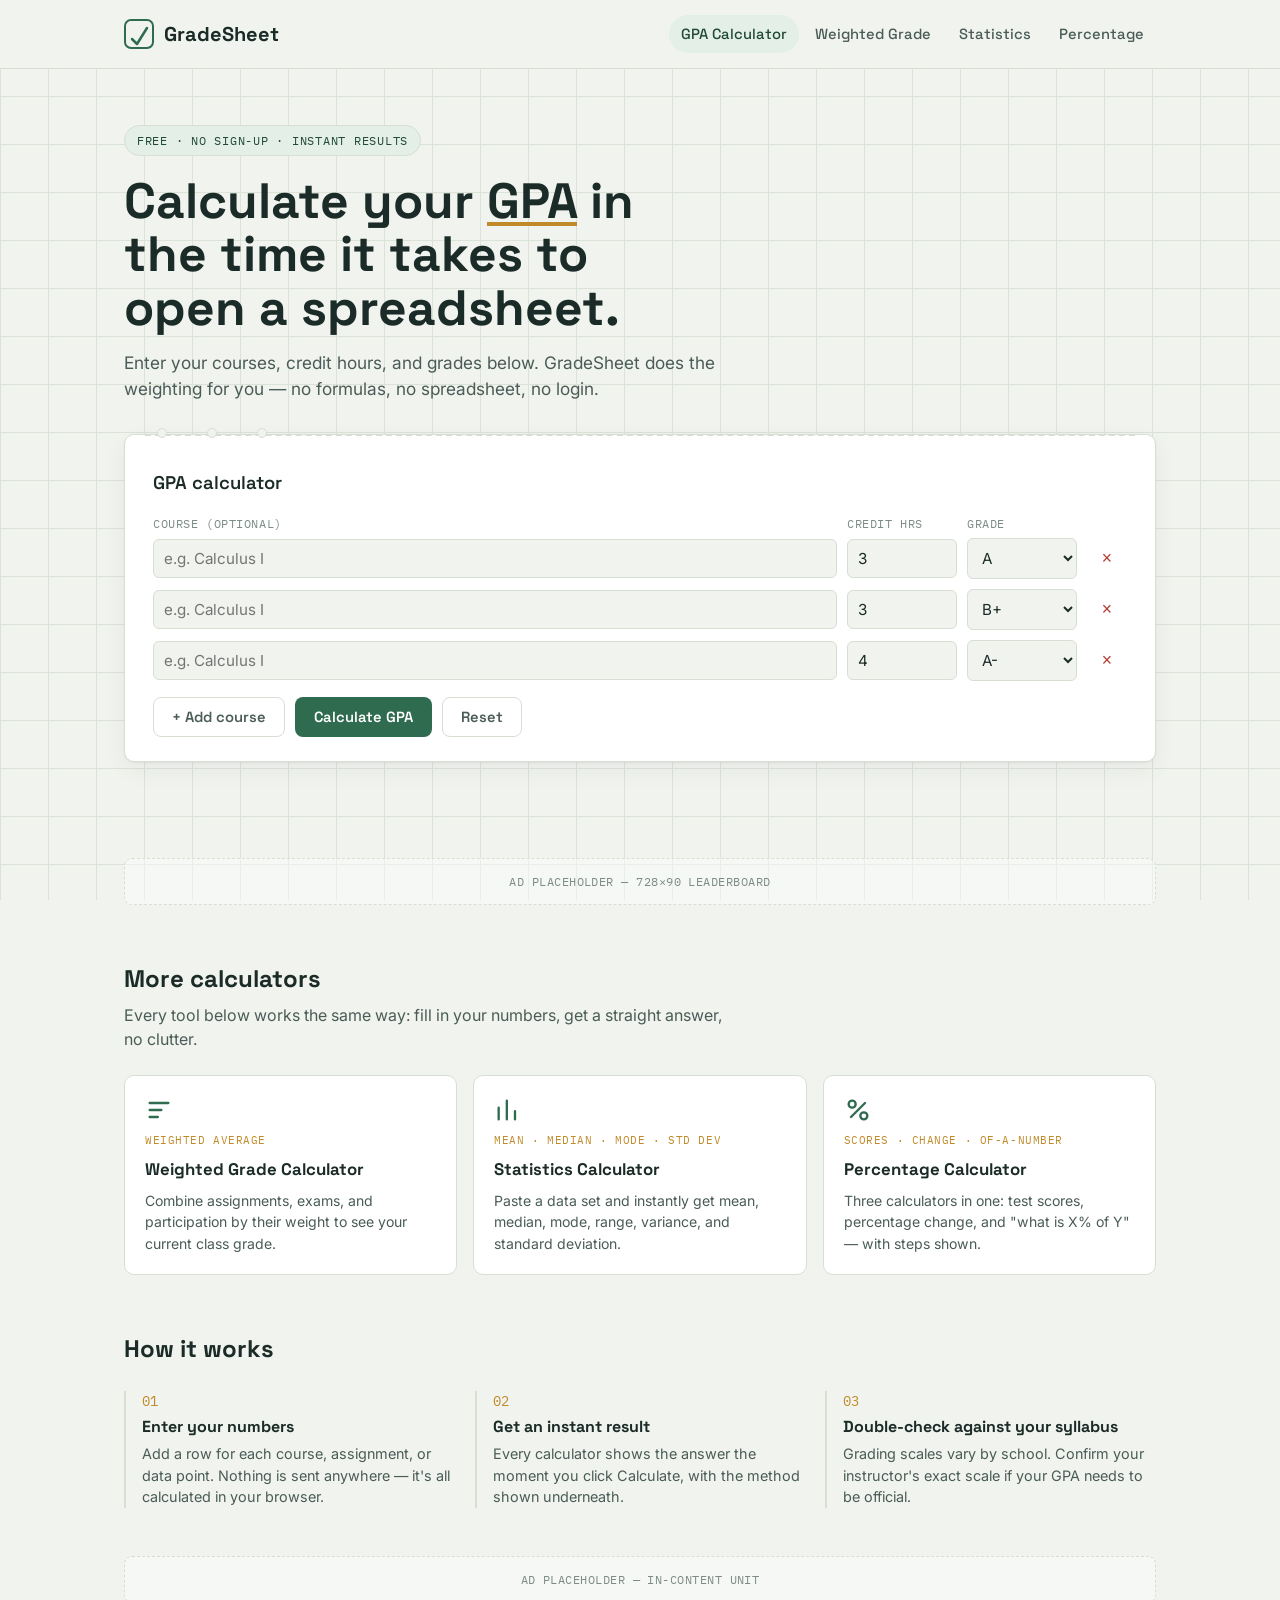
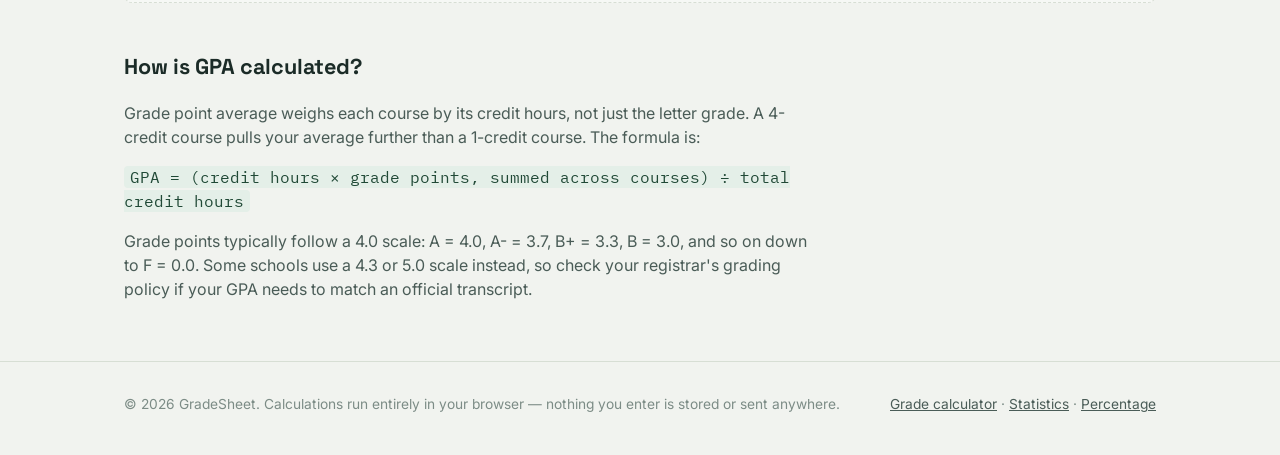
<file: index.html>
<!DOCTYPE html>
<html lang="en">
<head>
<meta charset="UTF-8">
  <meta name="google-site-verification" content="eAoTlFH49ykhkyTakU4fVlKXDdFTXU8wQ4RO7bDfg3w" />
<meta name="viewport" content="width=device-width, initial-scale=1.0">
<title>GradeSheet — Free GPA, Grade &amp; Statistics Calculators for Students</title>
<meta name="description" content="Free, instant calculators built for students: GPA calculator, weighted grade calculator, statistics calculator, and percentage calculator. No sign-up, no ads in the way.">
<link rel="canonical" href="https://example.com/">
<link rel="preconnect" href="https://fonts.googleapis.com">
<link href="https://fonts.googleapis.com/css2?family=Space+Grotesk:wght@500;600;700&family=Inter:wght@400;500;600&family=IBM+Plex+Mono:wght@400;500;600&display=swap" rel="stylesheet">
<link rel="stylesheet" href="css/style.css">
</head>
<body>

<header class="site-header">
  <div class="wrap">
    <a href="index.html" class="brand">
      <svg class="brand-mark" viewBox="0 0 30 30" fill="none" xmlns="http://www.w3.org/2000/svg">
        <rect x="1" y="1" width="28" height="28" rx="6" stroke="#2f6b4f" stroke-width="2"/>
        <path d="M8 20L13 25L23 9" stroke="#2f6b4f" stroke-width="2.5" stroke-linecap="round" stroke-linejoin="round"/>
      </svg>
      GradeSheet
    </a>
    <nav class="primary-nav">
      <a href="index.html" aria-current="page">GPA Calculator</a>
      <a href="grade-calculator.html">Weighted Grade</a>
      <a href="statistics-calculator.html">Statistics</a>
      <a href="percentage-calculator.html">Percentage</a>
    </nav>
  </div>
</header>

<main>
  <div class="wrap">
    <section class="hero">
      <span class="eyebrow">Free · No sign-up · Instant results</span>
      <h1 class="hero-title">Calculate your <span class="underline">GPA</span> in the time it takes to open a spreadsheet.</h1>
      <p class="hero-sub">Enter your courses, credit hours, and grades below. GradeSheet does the weighting for you — no formulas, no spreadsheet, no login.</p>

      <div class="worksheet">
        <div class="punch-row"><span></span><span></span><span></span></div>
        <h2 class="worksheet-title">GPA calculator</h2>

        <div class="row-grid head">
          <span>Course (optional)</span>
          <span>Credit hrs</span>
          <span>Grade</span>
          <span></span>
        </div>

        <div id="gpa-rows"></div>

        <div class="actions">
          <button type="button" class="btn btn-add" id="gpa-add-row">+ Add course</button>
          <button type="button" class="btn btn-primary" id="gpa-calculate">Calculate GPA</button>
          <button type="button" class="btn btn-ghost" id="gpa-reset">Reset</button>
        </div>

        <div class="result-panel" id="gpa-result">
          <div class="check-stamp-slot"></div>
          <div class="result-text">
            <span class="result-value">—</span>
            <span class="result-label">—</span>
          </div>
        </div>
      </div>
    </section>

    <div class="ad-slot">Ad placeholder — 728×90 leaderboard</div>

    <section>
      <h2 class="section-title">More calculators</h2>
      <p class="section-sub">Every tool below works the same way: fill in your numbers, get a straight answer, no clutter.</p>

      <div class="tool-grid">
        <a class="tool-card" href="grade-calculator.html">
          <svg class="tool-icon" viewBox="0 0 24 24" fill="none"><path d="M4 6h16M4 12h10M4 18h7" stroke="currentColor" stroke-width="2" stroke-linecap="round"/></svg>
          <span class="card-tag">Weighted average</span>
          <h3>Weighted Grade Calculator</h3>
          <p>Combine assignments, exams, and participation by their weight to see your current class grade.</p>
        </a>
        <a class="tool-card" href="statistics-calculator.html">
          <svg class="tool-icon" viewBox="0 0 24 24" fill="none"><path d="M4 20V10M11 20V4M18 20v-7" stroke="currentColor" stroke-width="2" stroke-linecap="round"/></svg>
          <span class="card-tag">Mean · median · mode · std dev</span>
          <h3>Statistics Calculator</h3>
          <p>Paste a data set and instantly get mean, median, mode, range, variance, and standard deviation.</p>
        </a>
        <a class="tool-card" href="percentage-calculator.html">
          <svg class="tool-icon" viewBox="0 0 24 24" fill="none"><circle cx="7" cy="7" r="3" stroke="currentColor" stroke-width="2"/><circle cx="17" cy="17" r="3" stroke="currentColor" stroke-width="2"/><path d="M6 18L18 6" stroke="currentColor" stroke-width="2" stroke-linecap="round"/></svg>
          <span class="card-tag">Scores · change · of-a-number</span>
          <h3>Percentage Calculator</h3>
          <p>Three calculators in one: test scores, percentage change, and "what is X% of Y" — with steps shown.</p>
        </a>
      </div>
    </section>

    <section>
      <h2 class="section-title">How it works</h2>
      <div class="steps">
        <div class="step">
          <span class="step-num">01</span>
          <h4>Enter your numbers</h4>
          <p>Add a row for each course, assignment, or data point. Nothing is sent anywhere — it's all calculated in your browser.</p>
        </div>
        <div class="step">
          <span class="step-num">02</span>
          <h4>Get an instant result</h4>
          <p>Every calculator shows the answer the moment you click Calculate, with the method shown underneath.</p>
        </div>
        <div class="step">
          <span class="step-num">03</span>
          <h4>Double-check against your syllabus</h4>
          <p>Grading scales vary by school. Confirm your instructor's exact scale if your GPA needs to be official.</p>
        </div>
      </div>
    </section>

    <div class="ad-slot">Ad placeholder — in-content unit</div>

    <section class="explainer">
      <h2>How is GPA calculated?</h2>
      <p>Grade point average weighs each course by its credit hours, not just the letter grade. A 4-credit course pulls your average further than a 1-credit course. The formula is:</p>
      <p><code>GPA = (credit hours × grade points, summed across courses) ÷ total credit hours</code></p>
      <p>Grade points typically follow a 4.0 scale: A = 4.0, A- = 3.7, B+ = 3.3, B = 3.0, and so on down to F = 0.0. Some schools use a 4.3 or 5.0 scale instead, so check your registrar's grading policy if your GPA needs to match an official transcript.</p>
    </section>
  </div>
</main>

<footer class="site-footer">
  <div class="wrap">
    <span>© <span id="year"></span> GradeSheet. Calculations run entirely in your browser — nothing you enter is stored or sent anywhere.</span>
    <span><a href="grade-calculator.html">Grade calculator</a> · <a href="statistics-calculator.html">Statistics</a> · <a href="percentage-calculator.html">Percentage</a></span>
  </div>
</footer>

<script src="js/main.js"></script>
<script>
  const GRADE_POINTS = {
    "A": 4.0, "A-": 3.7, "B+": 3.3, "B": 3.0, "B-": 2.7,
    "C+": 2.3, "C": 2.0, "C-": 1.7, "D+": 1.3, "D": 1.0, "F": 0.0
  };

  function gradeOptions(selected) {
    return Object.keys(GRADE_POINTS).map(g =>
      `<option value="${g}" ${g === selected ? "selected" : ""}>${g}</option>`
    ).join("");
  }

  function makeGpaRow(courseVal = "", creditVal = 3, gradeVal = "A") {
    const row = document.createElement("div");
    row.className = "row-grid";
    row.innerHTML = `
      <input type="text" placeholder="e.g. Calculus I" value="${courseVal}" aria-label="Course name">
      <input type="number" min="0" step="0.5" value="${creditVal}" aria-label="Credit hours">
      <select aria-label="Grade">${gradeOptions(gradeVal)}</select>
      <button type="button" class="remove-row" aria-label="Remove course" title="Remove">×</button>
    `;
    return row;
  }

  const gpaRowsEl = document.getElementById("gpa-rows");
  const gpaManager = createRowManager(gpaRowsEl, () => makeGpaRow(), 1);

  // seed with three starter rows
  gpaRowsEl.appendChild(makeGpaRow("", 3, "A"));
  gpaRowsEl.appendChild(makeGpaRow("", 3, "B+"));
  gpaRowsEl.appendChild(makeGpaRow("", 4, "A-"));

  document.getElementById("gpa-add-row").addEventListener("click", () => gpaManager.addRow());

  document.getElementById("gpa-reset").addEventListener("click", () => {
    gpaRowsEl.innerHTML = "";
    gpaRowsEl.appendChild(makeGpaRow());
    document.getElementById("gpa-result").classList.remove("is-visible");
  });

  document.getElementById("gpa-calculate").addEventListener("click", () => {
    const rows = gpaRowsEl.querySelectorAll(".row-grid");
    let totalCredits = 0;
    let totalPoints = 0;
    const panel = document.getElementById("gpa-result");

    rows.forEach(row => {
      const credit = parseFloat(row.querySelector('input[type="number"]').value) || 0;
      const grade = row.querySelector("select").value;
      totalCredits += credit;
      totalPoints += credit * GRADE_POINTS[grade];
    });

    if (totalCredits <= 0) {
      renderResult(panel, "—", "Add at least one course with credit hours greater than 0.", true);
      return;
    }

    const gpa = totalPoints / totalCredits;
    renderResult(panel, gpa.toFixed(2), `Across ${totalCredits} credit hour${totalCredits === 1 ? "" : "s"}.`, false);
  });
</script>
</body>
</html>
</file>
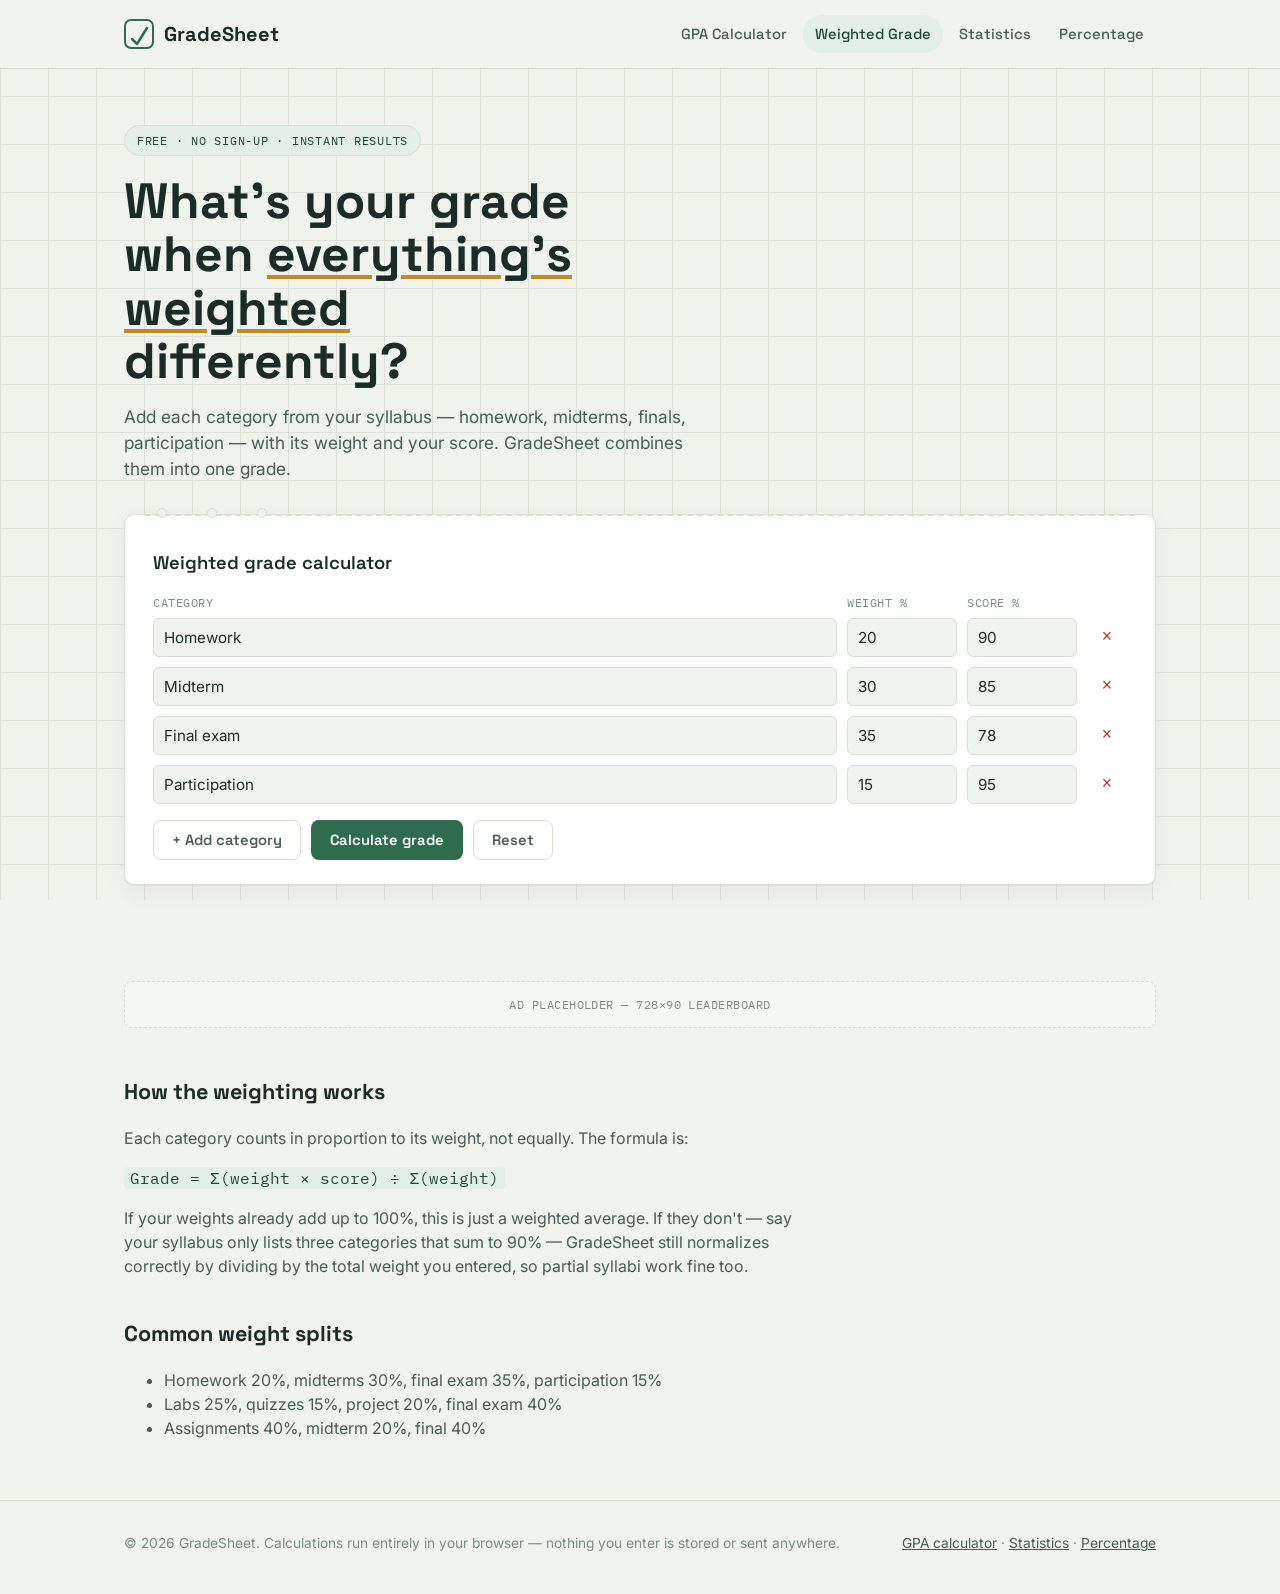
<file: grade-calculator.html>
<!DOCTYPE html>
<html lang="en">
<head>
<meta charset="UTF-8">
<meta name="viewport" content="width=device-width, initial-scale=1.0">
<title>Weighted Grade Calculator — Find Your Current Class Grade | GradeSheet</title>
<meta name="description" content="Calculate your current weighted class grade from assignment, exam, and participation categories. Free, instant, no sign-up.">
<link rel="canonical" href="https://example.com/grade-calculator.html">
<link rel="preconnect" href="https://fonts.googleapis.com">
<link href="https://fonts.googleapis.com/css2?family=Space+Grotesk:wght@500;600;700&family=Inter:wght@400;500;600&family=IBM+Plex+Mono:wght@400;500;600&display=swap" rel="stylesheet">
<link rel="stylesheet" href="css/style.css">
</head>
<body>

<header class="site-header">
  <div class="wrap">
    <a href="index.html" class="brand">
      <svg class="brand-mark" viewBox="0 0 30 30" fill="none" xmlns="http://www.w3.org/2000/svg">
        <rect x="1" y="1" width="28" height="28" rx="6" stroke="#2f6b4f" stroke-width="2"/>
        <path d="M8 20L13 25L23 9" stroke="#2f6b4f" stroke-width="2.5" stroke-linecap="round" stroke-linejoin="round"/>
      </svg>
      GradeSheet
    </a>
    <nav class="primary-nav">
      <a href="index.html">GPA Calculator</a>
      <a href="grade-calculator.html" aria-current="page">Weighted Grade</a>
      <a href="statistics-calculator.html">Statistics</a>
      <a href="percentage-calculator.html">Percentage</a>
    </nav>
  </div>
</header>

<main>
  <div class="wrap">
    <section class="hero">
      <span class="eyebrow">Free · No sign-up · Instant results</span>
      <h1 class="hero-title">What's your grade when <span class="underline">everything's weighted</span> differently?</h1>
      <p class="hero-sub">Add each category from your syllabus — homework, midterms, finals, participation — with its weight and your score. GradeSheet combines them into one grade.</p>

      <div class="worksheet">
        <div class="punch-row"><span></span><span></span><span></span></div>
        <h2 class="worksheet-title">Weighted grade calculator</h2>

        <div class="row-grid head">
          <span>Category</span>
          <span>Weight %</span>
          <span>Score %</span>
          <span></span>
        </div>

        <div id="wg-rows"></div>

        <div class="actions">
          <button type="button" class="btn btn-add" id="wg-add-row">+ Add category</button>
          <button type="button" class="btn btn-primary" id="wg-calculate">Calculate grade</button>
          <button type="button" class="btn btn-ghost" id="wg-reset">Reset</button>
        </div>

        <div class="result-panel" id="wg-result">
          <div class="check-stamp-slot"></div>
          <div class="result-text">
            <span class="result-value">—</span>
            <span class="result-label">—</span>
          </div>
        </div>
      </div>
    </section>

    <div class="ad-slot">Ad placeholder — 728×90 leaderboard</div>

    <section class="explainer">
      <h2>How the weighting works</h2>
      <p>Each category counts in proportion to its weight, not equally. The formula is:</p>
      <p><code>Grade = Σ(weight × score) ÷ Σ(weight)</code></p>
      <p>If your weights already add up to 100%, this is just a weighted average. If they don't — say your syllabus only lists three categories that sum to 90% — GradeSheet still normalizes correctly by dividing by the total weight you entered, so partial syllabi work fine too.</p>
      <h2>Common weight splits</h2>
      <ul>
        <li>Homework 20%, midterms 30%, final exam 35%, participation 15%</li>
        <li>Labs 25%, quizzes 15%, project 20%, final exam 40%</li>
        <li>Assignments 40%, midterm 20%, final 40%</li>
      </ul>
    </section>
  </div>
</main>

<footer class="site-footer">
  <div class="wrap">
    <span>© <span id="year"></span> GradeSheet. Calculations run entirely in your browser — nothing you enter is stored or sent anywhere.</span>
    <span><a href="index.html">GPA calculator</a> · <a href="statistics-calculator.html">Statistics</a> · <a href="percentage-calculator.html">Percentage</a></span>
  </div>
</footer>

<script src="js/main.js"></script>
<script>
  function makeWgRow(nameVal = "", weightVal = "", scoreVal = "") {
    const row = document.createElement("div");
    row.className = "row-grid";
    row.innerHTML = `
      <input type="text" placeholder="e.g. Midterm exam" value="${nameVal}" aria-label="Category name">
      <input type="number" min="0" step="1" value="${weightVal}" aria-label="Weight percent">
      <input type="number" min="0" max="100" step="1" value="${scoreVal}" aria-label="Score percent">
      <button type="button" class="remove-row" aria-label="Remove category" title="Remove">×</button>
    `;
    return row;
  }

  const wgRowsEl = document.getElementById("wg-rows");
  const wgManager = createRowManager(wgRowsEl, () => makeWgRow(), 1);

  wgRowsEl.appendChild(makeWgRow("Homework", 20, 90));
  wgRowsEl.appendChild(makeWgRow("Midterm", 30, 85));
  wgRowsEl.appendChild(makeWgRow("Final exam", 35, 78));
  wgRowsEl.appendChild(makeWgRow("Participation", 15, 95));

  document.getElementById("wg-add-row").addEventListener("click", () => wgManager.addRow());

  document.getElementById("wg-reset").addEventListener("click", () => {
    wgRowsEl.innerHTML = "";
    wgRowsEl.appendChild(makeWgRow());
    document.getElementById("wg-result").classList.remove("is-visible");
  });

  function letterFor(pct) {
    if (pct >= 93) return "A";
    if (pct >= 90) return "A-";
    if (pct >= 87) return "B+";
    if (pct >= 83) return "B";
    if (pct >= 80) return "B-";
    if (pct >= 77) return "C+";
    if (pct >= 73) return "C";
    if (pct >= 70) return "C-";
    if (pct >= 67) return "D+";
    if (pct >= 60) return "D";
    return "F";
  }

  document.getElementById("wg-calculate").addEventListener("click", () => {
    const rows = wgRowsEl.querySelectorAll(".row-grid");
    let totalWeight = 0;
    let weightedSum = 0;
    const panel = document.getElementById("wg-result");

    rows.forEach(row => {
      const inputs = row.querySelectorAll('input[type="number"]');
      const weight = parseFloat(inputs[0].value) || 0;
      const score = parseFloat(inputs[1].value) || 0;
      totalWeight += weight;
      weightedSum += weight * score;
    });

    if (totalWeight <= 0) {
      renderResult(panel, "—", "Add at least one category with a weight greater than 0.", true);
      return;
    }

    const grade = weightedSum / totalWeight;
    renderResult(panel, grade.toFixed(1) + "%", `Approximately a ${letterFor(grade)}, based on ${totalWeight}% of weight entered.`, false);
  });
</script>
</body>
</html>
</file>
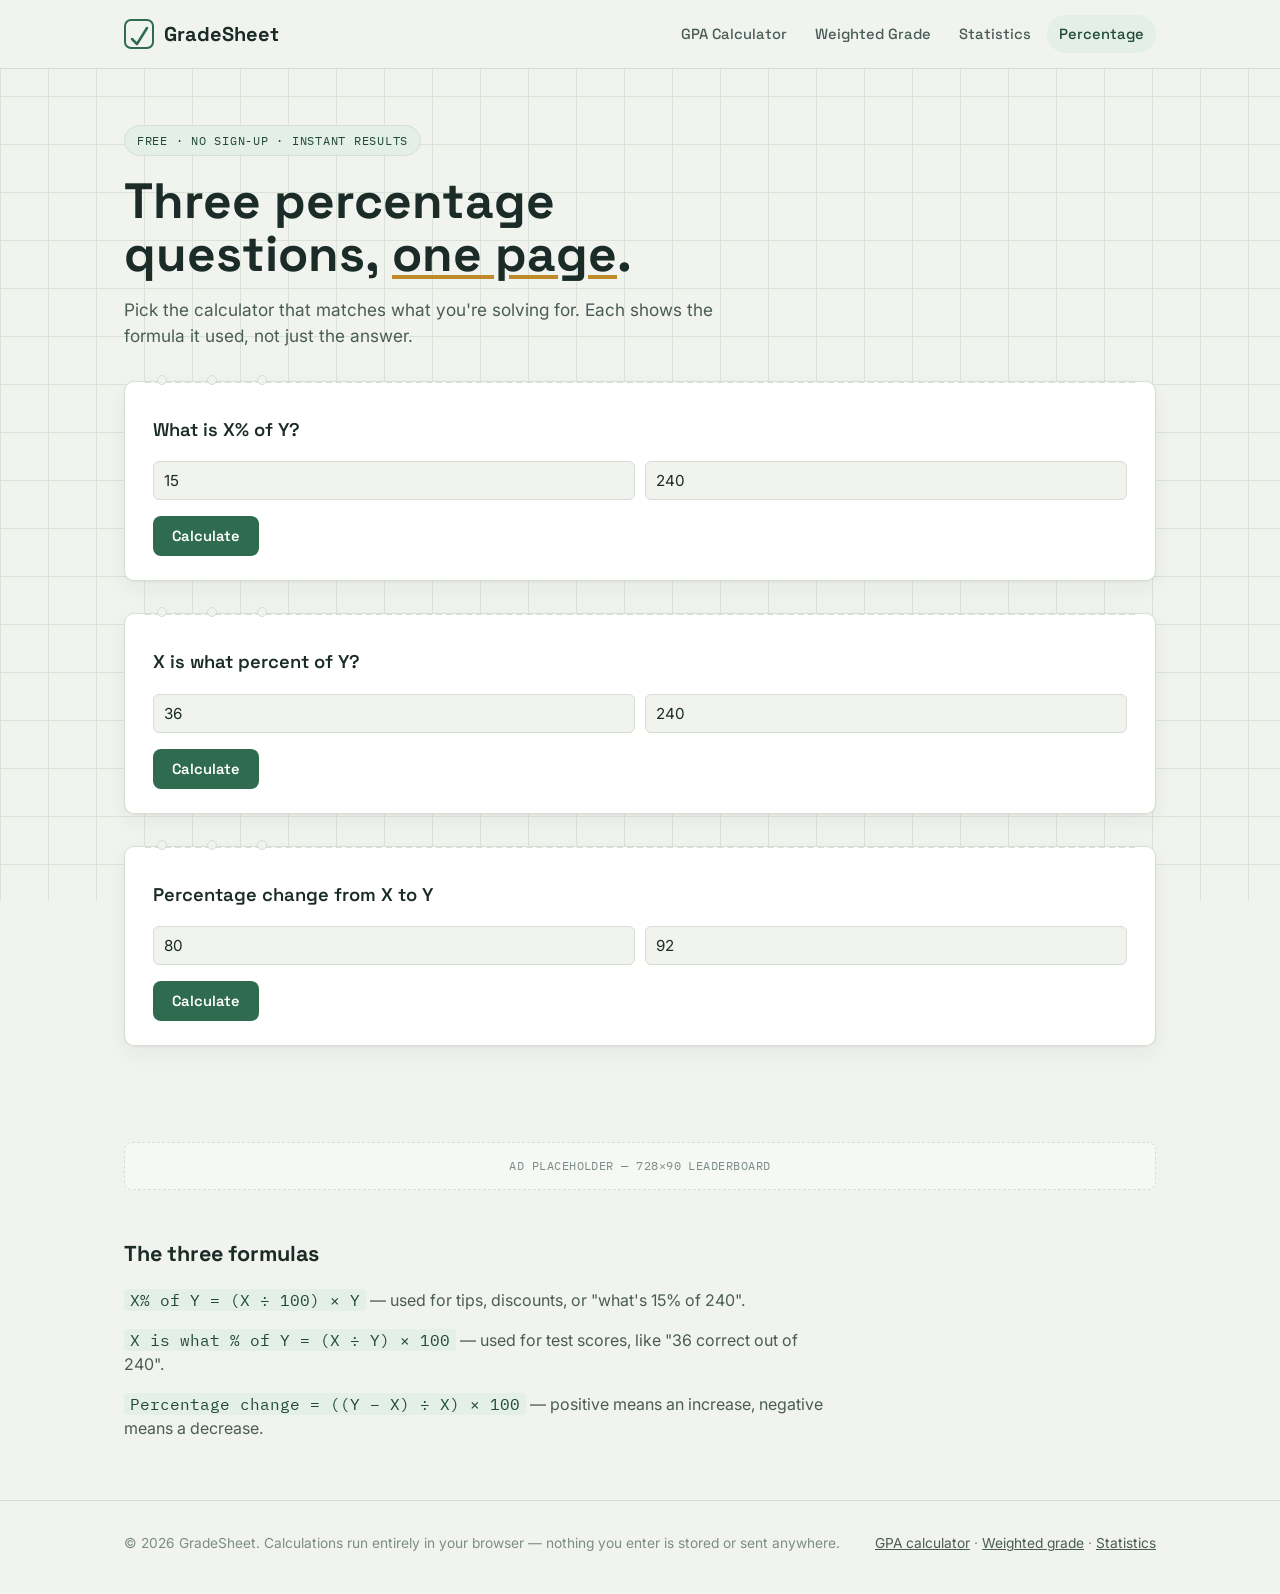
<file: percentage-calculator.html>
<!DOCTYPE html>
<html lang="en">
<head>
<meta charset="UTF-8">
<meta name="viewport" content="width=device-width, initial-scale=1.0">
<title>Percentage Calculator — Percent Change, Percent Of, Test Score | GradeSheet</title>
<meta name="description" content="Three percentage calculators in one: what is X% of Y, X is what percent of Y, and percentage change. Free, instant, with steps shown.">
<link rel="canonical" href="https://example.com/percentage-calculator.html">
<link rel="preconnect" href="https://fonts.googleapis.com">
<link href="https://fonts.googleapis.com/css2?family=Space+Grotesk:wght@500;600;700&family=Inter:wght@400;500;600&family=IBM+Plex+Mono:wght@400;500;600&display=swap" rel="stylesheet">
<link rel="stylesheet" href="css/style.css">
</head>
<body>

<header class="site-header">
  <div class="wrap">
    <a href="index.html" class="brand">
      <svg class="brand-mark" viewBox="0 0 30 30" fill="none" xmlns="http://www.w3.org/2000/svg">
        <rect x="1" y="1" width="28" height="28" rx="6" stroke="#2f6b4f" stroke-width="2"/>
        <path d="M8 20L13 25L23 9" stroke="#2f6b4f" stroke-width="2.5" stroke-linecap="round" stroke-linejoin="round"/>
      </svg>
      GradeSheet
    </a>
    <nav class="primary-nav">
      <a href="index.html">GPA Calculator</a>
      <a href="grade-calculator.html">Weighted Grade</a>
      <a href="statistics-calculator.html">Statistics</a>
      <a href="percentage-calculator.html" aria-current="page">Percentage</a>
    </nav>
  </div>
</header>

<main>
  <div class="wrap">
    <section class="hero">
      <span class="eyebrow">Free · No sign-up · Instant results</span>
      <h1 class="hero-title">Three percentage questions, <span class="underline">one page</span>.</h1>
      <p class="hero-sub">Pick the calculator that matches what you're solving for. Each shows the formula it used, not just the answer.</p>

      <div class="worksheet">
        <div class="punch-row"><span></span><span></span><span></span></div>
        <h2 class="worksheet-title">What is X% of Y?</h2>
        <div class="row-grid" style="grid-template-columns: 1fr 1fr;">
          <input type="number" id="of-x" placeholder="Percent, e.g. 15" value="15">
          <input type="number" id="of-y" placeholder="Of this number, e.g. 240" value="240">
        </div>
        <div class="actions">
          <button type="button" class="btn btn-primary" id="of-calc">Calculate</button>
        </div>
        <div class="result-panel" id="of-result">
          <div class="check-stamp-slot"></div>
          <div class="result-text"><span class="result-value">—</span><span class="result-label">—</span></div>
        </div>
      </div>

      <div class="worksheet">
        <div class="punch-row"><span></span><span></span><span></span></div>
        <h2 class="worksheet-title">X is what percent of Y?</h2>
        <div class="row-grid" style="grid-template-columns: 1fr 1fr;">
          <input type="number" id="isof-x" placeholder="This number, e.g. 36" value="36">
          <input type="number" id="isof-y" placeholder="Of this number, e.g. 240" value="240">
        </div>
        <div class="actions">
          <button type="button" class="btn btn-primary" id="isof-calc">Calculate</button>
        </div>
        <div class="result-panel" id="isof-result">
          <div class="check-stamp-slot"></div>
          <div class="result-text"><span class="result-value">—</span><span class="result-label">—</span></div>
        </div>
      </div>

      <div class="worksheet">
        <div class="punch-row"><span></span><span></span><span></span></div>
        <h2 class="worksheet-title">Percentage change from X to Y</h2>
        <div class="row-grid" style="grid-template-columns: 1fr 1fr;">
          <input type="number" id="chg-x" placeholder="From, e.g. 80" value="80">
          <input type="number" id="chg-y" placeholder="To, e.g. 92" value="92">
        </div>
        <div class="actions">
          <button type="button" class="btn btn-primary" id="chg-calc">Calculate</button>
        </div>
        <div class="result-panel" id="chg-result">
          <div class="check-stamp-slot"></div>
          <div class="result-text"><span class="result-value">—</span><span class="result-label">—</span></div>
        </div>
      </div>
    </section>

    <div class="ad-slot">Ad placeholder — 728×90 leaderboard</div>

    <section class="explainer">
      <h2>The three formulas</h2>
      <p><code>X% of Y = (X ÷ 100) × Y</code> — used for tips, discounts, or "what's 15% of 240".</p>
      <p><code>X is what % of Y = (X ÷ Y) × 100</code> — used for test scores, like "36 correct out of 240".</p>
      <p><code>Percentage change = ((Y − X) ÷ X) × 100</code> — positive means an increase, negative means a decrease.</p>
    </section>
  </div>
</main>

<footer class="site-footer">
  <div class="wrap">
    <span>© <span id="year"></span> GradeSheet. Calculations run entirely in your browser — nothing you enter is stored or sent anywhere.</span>
    <span><a href="index.html">GPA calculator</a> · <a href="grade-calculator.html">Weighted grade</a> · <a href="statistics-calculator.html">Statistics</a></span>
  </div>
</footer>

<script src="js/main.js"></script>
<script>
  document.getElementById("of-calc").addEventListener("click", () => {
    const x = parseFloat(document.getElementById("of-x").value);
    const y = parseFloat(document.getElementById("of-y").value);
    const panel = document.getElementById("of-result");
    if (isNaN(x) || isNaN(y)) { renderResult(panel, "—", "Enter both numbers.", true); return; }
    const result = (x / 100) * y;
    renderResult(panel, result.toLocaleString(undefined, {maximumFractionDigits: 3}), `${x}% of ${y}`, false);
  });

  document.getElementById("isof-calc").addEventListener("click", () => {
    const x = parseFloat(document.getElementById("isof-x").value);
    const y = parseFloat(document.getElementById("isof-y").value);
    const panel = document.getElementById("isof-result");
    if (isNaN(x) || isNaN(y) || y === 0) { renderResult(panel, "—", "Enter both numbers (second can't be 0).", true); return; }
    const result = (x / y) * 100;
    renderResult(panel, result.toFixed(2) + "%", `${x} out of ${y}`, false);
  });

  document.getElementById("chg-calc").addEventListener("click", () => {
    const x = parseFloat(document.getElementById("chg-x").value);
    const y = parseFloat(document.getElementById("chg-y").value);
    const panel = document.getElementById("chg-result");
    if (isNaN(x) || isNaN(y) || x === 0) { renderResult(panel, "—", "Enter both numbers (first can't be 0).", true); return; }
    const result = ((y - x) / x) * 100;
    const direction = result >= 0 ? "increase" : "decrease";
    renderResult(panel, (result >= 0 ? "+" : "") + result.toFixed(2) + "%", `${Math.abs(result).toFixed(2)}% ${direction}, from ${x} to ${y}`, false);
  });
</script>
</body>
</html>
</file>
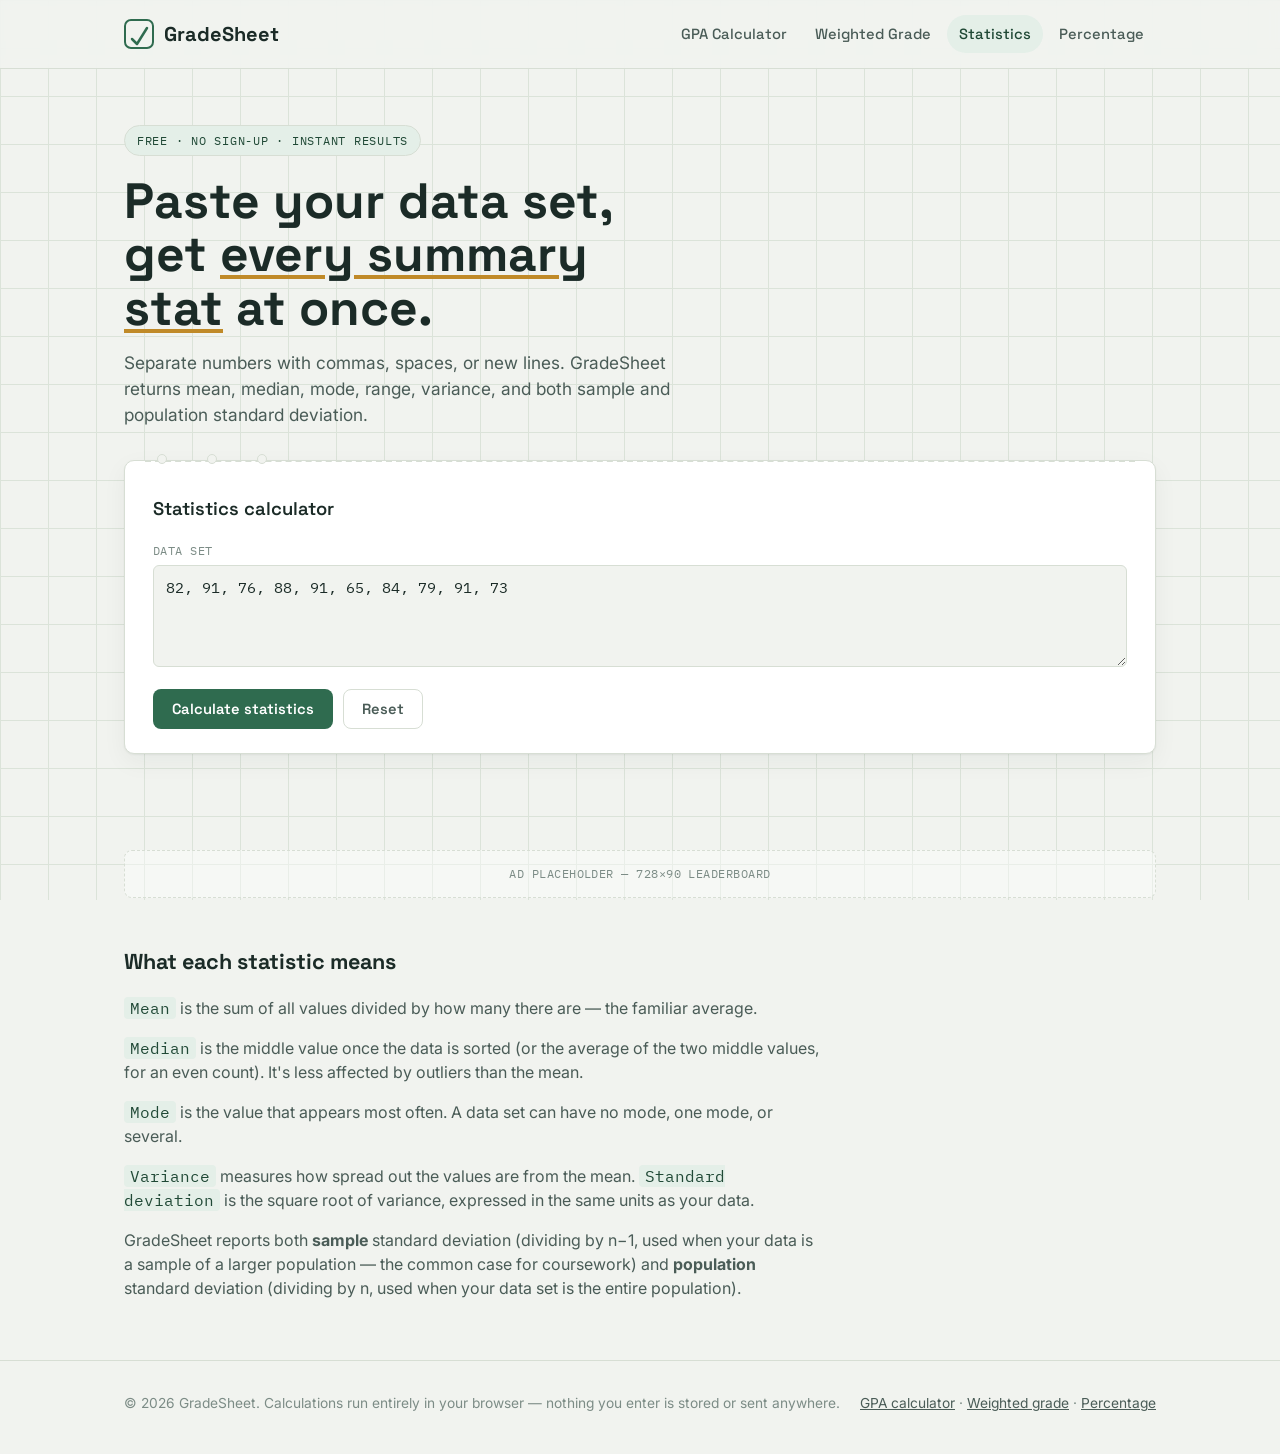
<file: statistics-calculator.html>
<!DOCTYPE html>
<html lang="en">
<head>
<meta charset="UTF-8">
<meta name="viewport" content="width=device-width, initial-scale=1.0">
<title>Statistics Calculator — Mean, Median, Mode, Standard Deviation | GradeSheet</title>
<meta name="description" content="Paste a data set and instantly get mean, median, mode, range, variance, and standard deviation (sample and population). Free, no sign-up.">
<link rel="canonical" href="https://example.com/statistics-calculator.html">
<link rel="preconnect" href="https://fonts.googleapis.com">
<link href="https://fonts.googleapis.com/css2?family=Space+Grotesk:wght@500;600;700&family=Inter:wght@400;500;600&family=IBM+Plex+Mono:wght@400;500;600&display=swap" rel="stylesheet">
<link rel="stylesheet" href="css/style.css">
</head>
<body>

<header class="site-header">
  <div class="wrap">
    <a href="index.html" class="brand">
      <svg class="brand-mark" viewBox="0 0 30 30" fill="none" xmlns="http://www.w3.org/2000/svg">
        <rect x="1" y="1" width="28" height="28" rx="6" stroke="#2f6b4f" stroke-width="2"/>
        <path d="M8 20L13 25L23 9" stroke="#2f6b4f" stroke-width="2.5" stroke-linecap="round" stroke-linejoin="round"/>
      </svg>
      GradeSheet
    </a>
    <nav class="primary-nav">
      <a href="index.html">GPA Calculator</a>
      <a href="grade-calculator.html">Weighted Grade</a>
      <a href="statistics-calculator.html" aria-current="page">Statistics</a>
      <a href="percentage-calculator.html">Percentage</a>
    </nav>
  </div>
</header>

<main>
  <div class="wrap">
    <section class="hero">
      <span class="eyebrow">Free · No sign-up · Instant results</span>
      <h1 class="hero-title">Paste your data set, get <span class="underline">every summary stat</span> at once.</h1>
      <p class="hero-sub">Separate numbers with commas, spaces, or new lines. GradeSheet returns mean, median, mode, range, variance, and both sample and population standard deviation.</p>

      <div class="worksheet">
        <div class="punch-row"><span></span><span></span><span></span></div>
        <h2 class="worksheet-title">Statistics calculator</h2>

        <label for="stats-input" style="font-family: var(--font-mono); font-size: 0.78rem; text-transform: uppercase; letter-spacing: 0.04em; color: var(--ink-faint); display:block; margin-bottom:6px;">Data set</label>
        <textarea id="stats-input" rows="4" placeholder="e.g. 12, 15, 12, 18, 21, 9, 15, 20">82, 91, 76, 88, 91, 65, 84, 79, 91, 73</textarea>

        <div class="actions">
          <button type="button" class="btn btn-primary" id="stats-calculate">Calculate statistics</button>
          <button type="button" class="btn btn-ghost" id="stats-reset">Reset</button>
        </div>

        <div class="result-panel" id="stats-result" style="flex-direction: column; align-items: stretch;">
          <div style="display:flex; align-items:center; gap:16px; margin-bottom: 14px;">
            <div class="check-stamp-slot"></div>
            <div class="result-text">
              <span class="result-value" id="stats-headline">—</span>
              <span class="result-label" id="stats-headline-label">—</span>
            </div>
          </div>
          <div class="stats-grid" id="stats-grid"></div>
        </div>
      </div>
    </section>

    <div class="ad-slot">Ad placeholder — 728×90 leaderboard</div>

    <section class="explainer">
      <h2>What each statistic means</h2>
      <p><code>Mean</code> is the sum of all values divided by how many there are — the familiar average.</p>
      <p><code>Median</code> is the middle value once the data is sorted (or the average of the two middle values, for an even count). It's less affected by outliers than the mean.</p>
      <p><code>Mode</code> is the value that appears most often. A data set can have no mode, one mode, or several.</p>
      <p><code>Variance</code> measures how spread out the values are from the mean. <code>Standard deviation</code> is the square root of variance, expressed in the same units as your data.</p>
      <p>GradeSheet reports both <strong>sample</strong> standard deviation (dividing by n−1, used when your data is a sample of a larger population — the common case for coursework) and <strong>population</strong> standard deviation (dividing by n, used when your data set is the entire population).</p>
    </section>
  </div>
</main>

<footer class="site-footer">
  <div class="wrap">
    <span>© <span id="year"></span> GradeSheet. Calculations run entirely in your browser — nothing you enter is stored or sent anywhere.</span>
    <span><a href="index.html">GPA calculator</a> · <a href="grade-calculator.html">Weighted grade</a> · <a href="percentage-calculator.html">Percentage</a></span>
  </div>
</footer>

<script src="js/main.js"></script>
<script>
  function parseNumbers(raw) {
    return raw
      .split(/[\s,]+/)
      .map(s => s.trim())
      .filter(s => s.length)
      .map(Number)
      .filter(n => !Number.isNaN(n));
  }

  function mean(arr) { return arr.reduce((a, b) => a + b, 0) / arr.length; }

  function median(arr) {
    const sorted = [...arr].sort((a, b) => a - b);
    const mid = Math.floor(sorted.length / 2);
    return sorted.length % 2 === 0 ? (sorted[mid - 1] + sorted[mid]) / 2 : sorted[mid];
  }

  function mode(arr) {
    const counts = new Map();
    arr.forEach(n => counts.set(n, (counts.get(n) || 0) + 1));
    const maxCount = Math.max(...counts.values());
    if (maxCount === 1) return "None";
    return [...counts.entries()].filter(([, c]) => c === maxCount).map(([n]) => n).join(", ");
  }

  function variance(arr, m, sample) {
    const divisor = sample ? arr.length - 1 : arr.length;
    if (divisor <= 0) return NaN;
    return arr.reduce((sum, n) => sum + (n - m) ** 2, 0) / divisor;
  }

  const statsPanel = document.getElementById("stats-result");
  const statsGrid = document.getElementById("stats-grid");

  document.getElementById("stats-reset").addEventListener("click", () => {
    document.getElementById("stats-input").value = "";
    statsPanel.classList.remove("is-visible");
  });

  document.getElementById("stats-calculate").addEventListener("click", () => {
    const raw = document.getElementById("stats-input").value;
    const nums = parseNumbers(raw);

    if (nums.length === 0) {
      renderResult(statsPanel, "—", "Enter at least one number.", true);
      statsGrid.innerHTML = "";
      document.getElementById("stats-headline").textContent = "—";
      document.getElementById("stats-headline-label").textContent = "Enter at least one number.";
      statsPanel.classList.add("is-error", "is-visible");
      return;
    }

    const m = mean(nums);
    const med = median(nums);
    const mo = mode(nums);
    const range = Math.max(...nums) - Math.min(...nums);
    const sampleVar = variance(nums, m, true);
    const popVar = variance(nums, m, false);
    const sampleSd = Math.sqrt(sampleVar);
    const popSd = Math.sqrt(popVar);

    statsPanel.classList.remove("is-error");
    document.getElementById("stats-headline").textContent = m.toFixed(3);
    document.getElementById("stats-headline-label").textContent = `Mean across ${nums.length} value${nums.length === 1 ? "" : "s"}.`;
    document.querySelector("#stats-result .check-stamp-slot").innerHTML =
      `<svg class="check-stamp" viewBox="0 0 48 48" fill="none" xmlns="http://www.w3.org/2000/svg"><circle cx="24" cy="24" r="21" stroke="currentColor" stroke-width="2.5"/><path d="M15 24.5L21 30.5L33 17.5" stroke="currentColor" stroke-width="3" stroke-linecap="round" stroke-linejoin="round"/></svg>`;

    statsGrid.innerHTML = `
      <div class="stat-item"><span class="stat-label">Median</span><span class="stat-value">${med.toFixed(3)}</span></div>
      <div class="stat-item"><span class="stat-label">Mode</span><span class="stat-value">${mo}</span></div>
      <div class="stat-item"><span class="stat-label">Range</span><span class="stat-value">${range.toFixed(3)}</span></div>
      <div class="stat-item"><span class="stat-label">Sample variance</span><span class="stat-value">${isNaN(sampleVar) ? "n/a" : sampleVar.toFixed(3)}</span></div>
      <div class="stat-item"><span class="stat-label">Sample std dev</span><span class="stat-value">${isNaN(sampleSd) ? "n/a" : sampleSd.toFixed(3)}</span></div>
      <div class="stat-item"><span class="stat-label">Population variance</span><span class="stat-value">${popVar.toFixed(3)}</span></div>
      <div class="stat-item"><span class="stat-label">Population std dev</span><span class="stat-value">${popSd.toFixed(3)}</span></div>
      <div class="stat-item"><span class="stat-label">Count (n)</span><span class="stat-value">${nums.length}</span></div>
    `;

    statsPanel.classList.remove("is-visible");
    void statsPanel.offsetWidth;
    statsPanel.classList.add("is-visible");
  });
</script>
</body>
</html>
</file>
<file: css/style.css>
/* ==========================================================================
   GradeSheet — design tokens
   ========================================================================== */
:root {
  --paper: #f1f3ef;
  --grid-line: #dbe3d9;
  --ink: #1b2b27;
  --ink-soft: #4a5c57;
  --ink-faint: #7c8c86;
  --check: #2f6b4f;
  --check-dark: #204936;
  --check-tint: #e4efe8;
  --highlight: #c08a28;
  --highlight-tint: #f7ecd6;
  --card: #ffffff;
  --border: #d7ded4;
  --error: #b23a2e;
  --error-tint: #f6e4e1;

  --font-display: "Space Grotesk", "Segoe UI", sans-serif;
  --font-body: "Inter", "Segoe UI", sans-serif;
  --font-mono: "IBM Plex Mono", "Courier New", monospace;

  --radius: 10px;
  --shadow: 0 1px 2px rgba(27, 43, 39, 0.06), 0 8px 24px rgba(27, 43, 39, 0.05);
}

* { box-sizing: border-box; }

html { scroll-behavior: smooth; }

body {
  margin: 0;
  font-family: var(--font-body);
  color: var(--ink);
  background-color: var(--paper);
  background-image:
    repeating-linear-gradient(to right, var(--grid-line) 0 1px, transparent 1px 48px),
    repeating-linear-gradient(to bottom, var(--grid-line) 0 1px, transparent 1px 48px);
  background-attachment: fixed;
  line-height: 1.5;
}

a { color: var(--check-dark); }

img, svg { display: block; max-width: 100%; }

.wrap {
  max-width: 1080px;
  margin: 0 auto;
  padding: 0 24px;
}

/* ---------- header ---------- */
.site-header {
  position: sticky;
  top: 0;
  z-index: 20;
  background: rgba(241, 243, 239, 0.88);
  backdrop-filter: blur(6px);
  border-bottom: 1px solid var(--border);
}

.site-header .wrap {
  display: flex;
  align-items: center;
  justify-content: space-between;
  height: 68px;
}

.brand {
  display: flex;
  align-items: center;
  gap: 10px;
  font-family: var(--font-display);
  font-weight: 700;
  font-size: 1.25rem;
  color: var(--ink);
  text-decoration: none;
}

.brand-mark {
  width: 30px;
  height: 30px;
  flex: none;
}

nav.primary-nav {
  display: flex;
  gap: 4px;
}

nav.primary-nav a {
  font-family: var(--font-display);
  font-size: 0.92rem;
  font-weight: 500;
  text-decoration: none;
  color: var(--ink-soft);
  padding: 8px 12px;
  border-radius: 999px;
  transition: background 0.15s ease, color 0.15s ease;
}

nav.primary-nav a:hover,
nav.primary-nav a[aria-current="page"] {
  background: var(--check-tint);
  color: var(--check-dark);
}

.nav-toggle { display: none; }

/* ---------- hero ---------- */
.hero {
  padding: 56px 0 28px;
}

.eyebrow {
  display: inline-flex;
  align-items: center;
  gap: 8px;
  font-family: var(--font-mono);
  font-size: 0.78rem;
  letter-spacing: 0.06em;
  text-transform: uppercase;
  color: var(--check-dark);
  background: var(--check-tint);
  border: 1px solid var(--border);
  padding: 5px 12px;
  border-radius: 999px;
  margin-bottom: 18px;
}

h1.hero-title {
  font-family: var(--font-display);
  font-size: clamp(2.1rem, 4vw, 3.1rem);
  line-height: 1.08;
  margin: 0 0 16px;
  max-width: 16ch;
}

.hero-title .underline {
  text-decoration: underline;
  text-decoration-color: var(--highlight);
  text-decoration-thickness: 4px;
  text-underline-offset: 4px;
}

.hero-sub {
  font-size: 1.08rem;
  color: var(--ink-soft);
  max-width: 54ch;
  margin: 0 0 8px;
}

/* ---------- worksheet card (signature element) ---------- */
.worksheet {
  position: relative;
  background: var(--card);
  border: 1px solid var(--border);
  border-radius: var(--radius);
  box-shadow: var(--shadow);
  padding: 28px 28px 24px;
  margin: 32px 0;
}

.worksheet::before {
  content: "";
  position: absolute;
  top: -1px;
  left: 20px;
  right: 20px;
  height: 0;
  border-top: 2px dashed var(--border);
}

.punch-row {
  position: absolute;
  top: -7px;
  left: 32px;
  display: flex;
  gap: 40px;
}

.punch-row span {
  width: 10px;
  height: 10px;
  border-radius: 50%;
  background: var(--paper);
  border: 1px solid var(--border);
  display: block;
}

.worksheet-title {
  font-family: var(--font-display);
  font-weight: 600;
  font-size: 1.15rem;
  margin: 6px 0 18px;
  display: flex;
  align-items: center;
  gap: 10px;
}

/* ---------- form controls ---------- */
.row-grid {
  display: grid;
  grid-template-columns: 1fr 110px 110px 40px;
  gap: 10px;
  align-items: center;
  margin-bottom: 10px;
}

.row-grid.head {
  font-family: var(--font-mono);
  font-size: 0.72rem;
  text-transform: uppercase;
  letter-spacing: 0.05em;
  color: var(--ink-faint);
  margin-bottom: 6px;
}

input[type="text"],
input[type="number"],
select {
  width: 100%;
  font-family: var(--font-body);
  font-size: 0.95rem;
  color: var(--ink);
  background: var(--paper);
  border: 1px solid var(--border);
  border-radius: 6px;
  padding: 9px 10px;
}

input:focus-visible,
select:focus-visible,
button:focus-visible,
a:focus-visible {
  outline: 3px solid var(--highlight);
  outline-offset: 2px;
}

textarea {
  width: 100%;
  font-family: var(--font-mono);
  font-size: 0.92rem;
  color: var(--ink);
  background: var(--paper);
  border: 1px solid var(--border);
  border-radius: 6px;
  padding: 12px;
  resize: vertical;
}

.remove-row {
  background: none;
  border: none;
  color: var(--error);
  font-size: 1.1rem;
  cursor: pointer;
  padding: 4px;
  border-radius: 6px;
  line-height: 1;
}
.remove-row:hover { background: var(--error-tint); }

.btn {
  font-family: var(--font-display);
  font-weight: 600;
  font-size: 0.92rem;
  border-radius: 8px;
  padding: 10px 18px;
  border: 1px solid transparent;
  cursor: pointer;
  display: inline-flex;
  align-items: center;
  gap: 8px;
  text-decoration: none;
}

.btn-add {
  background: var(--card);
  border-color: var(--border);
  color: var(--ink-soft);
}
.btn-add:hover { border-color: var(--check); color: var(--check-dark); }

.btn-primary {
  background: var(--check);
  color: #fff;
}
.btn-primary:hover { background: var(--check-dark); }

.btn-ghost {
  background: transparent;
  color: var(--ink-soft);
  border-color: var(--border);
}
.btn-ghost:hover { color: var(--ink); }

.actions {
  display: flex;
  gap: 10px;
  margin-top: 16px;
  flex-wrap: wrap;
}

/* ---------- result ---------- */
.result-panel {
  margin-top: 22px;
  padding: 20px;
  border-radius: 8px;
  background: var(--check-tint);
  border: 1px solid var(--border);
  display: none;
  align-items: center;
  gap: 16px;
}

.result-panel.is-visible {
  display: flex;
  animation: stamp-in 0.32s cubic-bezier(0.2, 0.8, 0.3, 1.2);
}

@keyframes stamp-in {
  0% { opacity: 0; transform: scale(0.85) rotate(-6deg); }
  100% { opacity: 1; transform: scale(1) rotate(-2deg); }
}

.result-panel.is-error {
  background: var(--error-tint);
}

.check-stamp {
  width: 44px;
  height: 44px;
  flex: none;
  color: var(--check-dark);
}
.is-error .check-stamp { color: var(--error); }

.result-text .result-value {
  font-family: var(--font-mono);
  font-size: 1.7rem;
  font-weight: 600;
  color: var(--check-dark);
  display: block;
}
.is-error .result-value { color: var(--error); }

.result-text .result-label {
  font-size: 0.88rem;
  color: var(--ink-soft);
}

@media (prefers-reduced-motion: reduce) {
  .result-panel.is-visible { animation: none; }
}

.stats-grid {
  display: grid;
  grid-template-columns: repeat(auto-fit, minmax(140px, 1fr));
  gap: 14px;
  width: 100%;
}

.stats-grid .stat-item {
  background: var(--card);
  border: 1px solid var(--border);
  border-radius: 8px;
  padding: 12px 14px;
}

.stats-grid .stat-item .stat-label {
  font-family: var(--font-mono);
  font-size: 0.7rem;
  text-transform: uppercase;
  letter-spacing: 0.04em;
  color: var(--ink-faint);
  display: block;
  margin-bottom: 4px;
}

.stats-grid .stat-item .stat-value {
  font-family: var(--font-mono);
  font-weight: 600;
  font-size: 1.25rem;
  color: var(--check-dark);
}

/* ---------- tool grid ---------- */
.section-title {
  font-family: var(--font-display);
  font-size: 1.5rem;
  margin: 56px 0 6px;
}
.section-sub {
  color: var(--ink-soft);
  margin: 0 0 24px;
  max-width: 60ch;
}

.tool-grid {
  display: grid;
  grid-template-columns: repeat(auto-fit, minmax(230px, 1fr));
  gap: 16px;
  margin-bottom: 40px;
}

.tool-card {
  background: var(--card);
  border: 1px solid var(--border);
  border-radius: var(--radius);
  padding: 20px;
  text-decoration: none;
  color: var(--ink);
  transition: transform 0.15s ease, box-shadow 0.15s ease;
  display: flex;
  flex-direction: column;
  gap: 8px;
}

.tool-card:hover {
  transform: translateY(-3px);
  box-shadow: var(--shadow);
}

.tool-card .tool-icon {
  width: 28px;
  height: 28px;
  color: var(--check);
}

.tool-card h3 {
  font-family: var(--font-display);
  font-size: 1.05rem;
  margin: 0;
}

.tool-card p {
  font-size: 0.88rem;
  color: var(--ink-soft);
  margin: 0;
  flex: 1;
}

.tool-card .card-tag {
  font-family: var(--font-mono);
  font-size: 0.7rem;
  text-transform: uppercase;
  letter-spacing: 0.05em;
  color: var(--highlight);
}

/* ---------- how it works / trust ---------- */
.steps {
  display: grid;
  grid-template-columns: repeat(3, 1fr);
  gap: 20px;
  margin: 24px 0 48px;
}

.step {
  border-left: 2px solid var(--border);
  padding-left: 16px;
}

.step .step-num {
  font-family: var(--font-mono);
  color: var(--highlight);
  font-size: 0.85rem;
  display: block;
  margin-bottom: 4px;
}

.step h4 {
  font-family: var(--font-display);
  margin: 0 0 4px;
  font-size: 1rem;
}

.step p {
  margin: 0;
  font-size: 0.9rem;
  color: var(--ink-soft);
}

/* ---------- explainer / article content ---------- */
.explainer {
  margin: 48px 0;
  max-width: 70ch;
}
.explainer h2 {
  font-family: var(--font-display);
  font-size: 1.35rem;
  margin-top: 40px;
}
.explainer h2:first-child { margin-top: 0; }
.explainer p, .explainer li { color: var(--ink-soft); }
.explainer code {
  font-family: var(--font-mono);
  background: var(--check-tint);
  padding: 1px 6px;
  border-radius: 4px;
  color: var(--check-dark);
}

/* ---------- ad slot ---------- */
.ad-slot {
  margin: 36px 0;
  padding: 14px;
  border: 1px dashed var(--border);
  border-radius: 8px;
  text-align: center;
  font-family: var(--font-mono);
  font-size: 0.72rem;
  letter-spacing: 0.04em;
  text-transform: uppercase;
  color: var(--ink-faint);
  background: rgba(255,255,255,0.4);
}

/* ---------- footer ---------- */
.site-footer {
  border-top: 1px solid var(--border);
  margin-top: 60px;
  padding: 32px 0 40px;
  color: var(--ink-faint);
  font-size: 0.86rem;
}
.site-footer .wrap {
  display: flex;
  justify-content: space-between;
  flex-wrap: wrap;
  gap: 12px;
}
.site-footer a { color: var(--ink-soft); }

/* ---------- responsive ---------- */
@media (max-width: 720px) {
  .site-header .wrap { height: auto; flex-direction: column; align-items: stretch; padding: 10px 16px; gap: 8px; }
  nav.primary-nav {
    overflow-x: auto;
    justify-content: flex-start;
    padding-bottom: 2px;
    -ms-overflow-style: none;
    scrollbar-width: none;
  }
  nav.primary-nav::-webkit-scrollbar { display: none; }
  nav.primary-nav a { flex: none; white-space: nowrap; }
  .row-grid { grid-template-columns: 1fr 74px 74px 28px; gap: 6px; }
  .row-grid.head span:nth-child(1) { grid-column: 1; }
  .steps { grid-template-columns: 1fr; }
  .worksheet { padding: 22px 16px 18px; }
}
</file>
